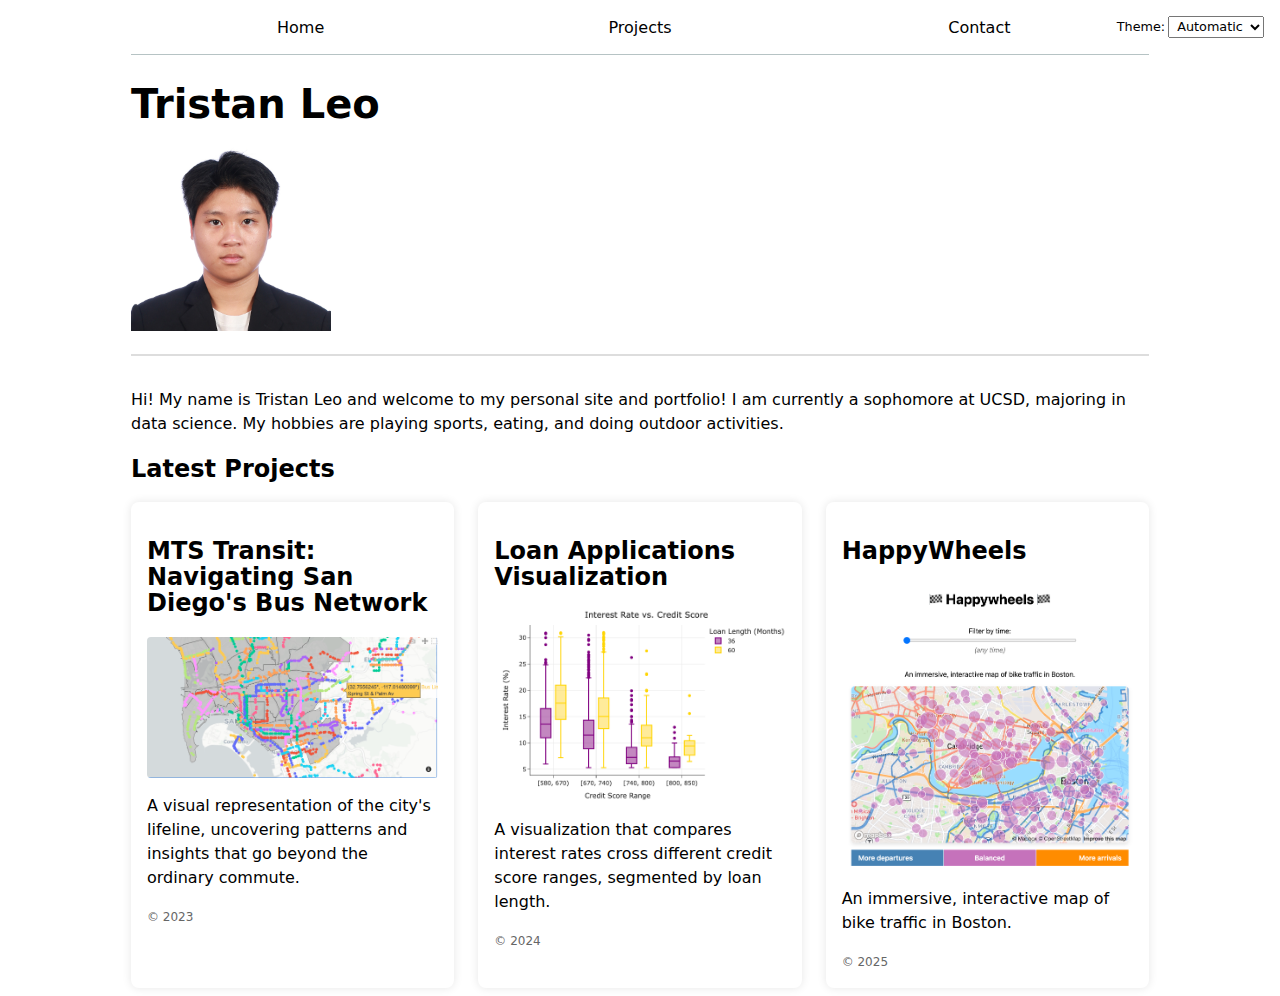
<file: index.html>
<!DOCTYPE html>
<html lang="en">
<head>
    <meta charset="UTF-8">
    <meta name="viewport" content="width=device-width, initial-scale=1.0">
    <title>Tristan Leo: Personal site and portfolio</title>
    <link rel="stylesheet" href="style.css"> <!-- Link to an external CSS file for styling -->
</head>
<body>
    <header>
        <!-- Navigation and theme toggle will be injected by global.js -->
        <h1>Tristan Leo</h1>
        <img src="images/Photo_TristanLeo.jpg" alt="Photo of Tristan Leo" style="width:200px;height:auto;">
    </header>
    <main>
        <p>Hi! My name is Tristan Leo and welcome to my personal site and portfolio! I am currently a sophomore at UCSD, majoring in data science. My hobbies are playing sports, eating, and doing outdoor activities.</p>
        <div id="profile-stats"></div>
        <h2>Latest Projects</h2>
        <div class="projects"></div>
    </main>
    <script src="index.js" type="module" defer></script>
    <script type="module" src="global.js"></script>
</body>
</html>
</file>
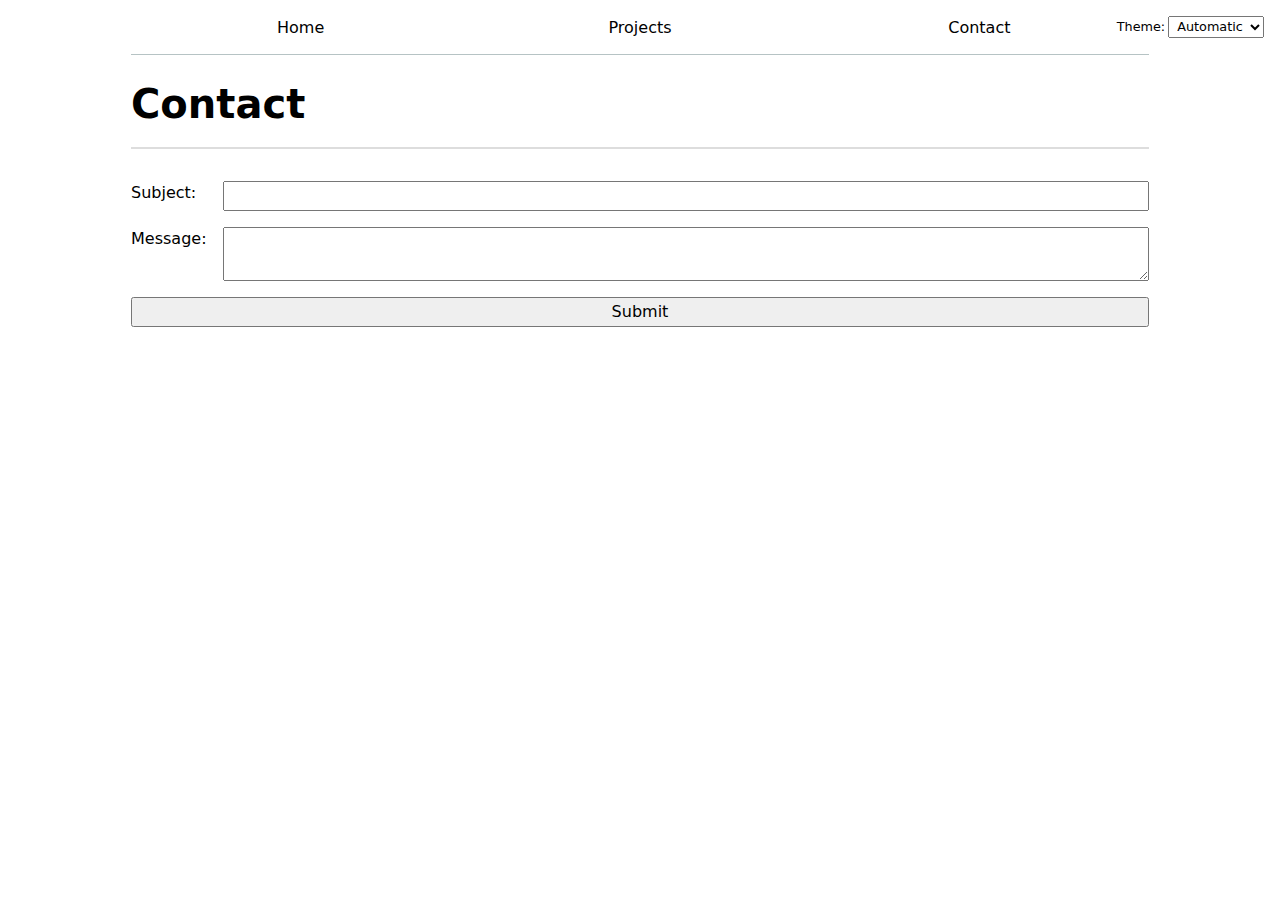
<file: contact/index.html>
<!DOCTYPE html>
<html lang="en">
<head>
    <meta charset="UTF-8">
    <meta name="viewport" content="width=device-width, initial-scale=1.0">
    <title>Contact</title>
    <link rel="stylesheet" href="../style.css">
</head>
<body>
    <header>
        <!-- Navigation and theme toggle will be injected by global.js -->
    <h1>Contact</h1>
    </header>
    <main>
    <form action="mailto:tleo@ucsd.edu">
        <label>
            Subject:
            <input name="subject">
        </label>
        <label>
            Message:
            <textarea name="body" required></textarea>
        </label>
        <button>Submit</button>
    </form>
    </main>
    <script type="module" src="../global.js"></script>
</body>
</html>
</file>
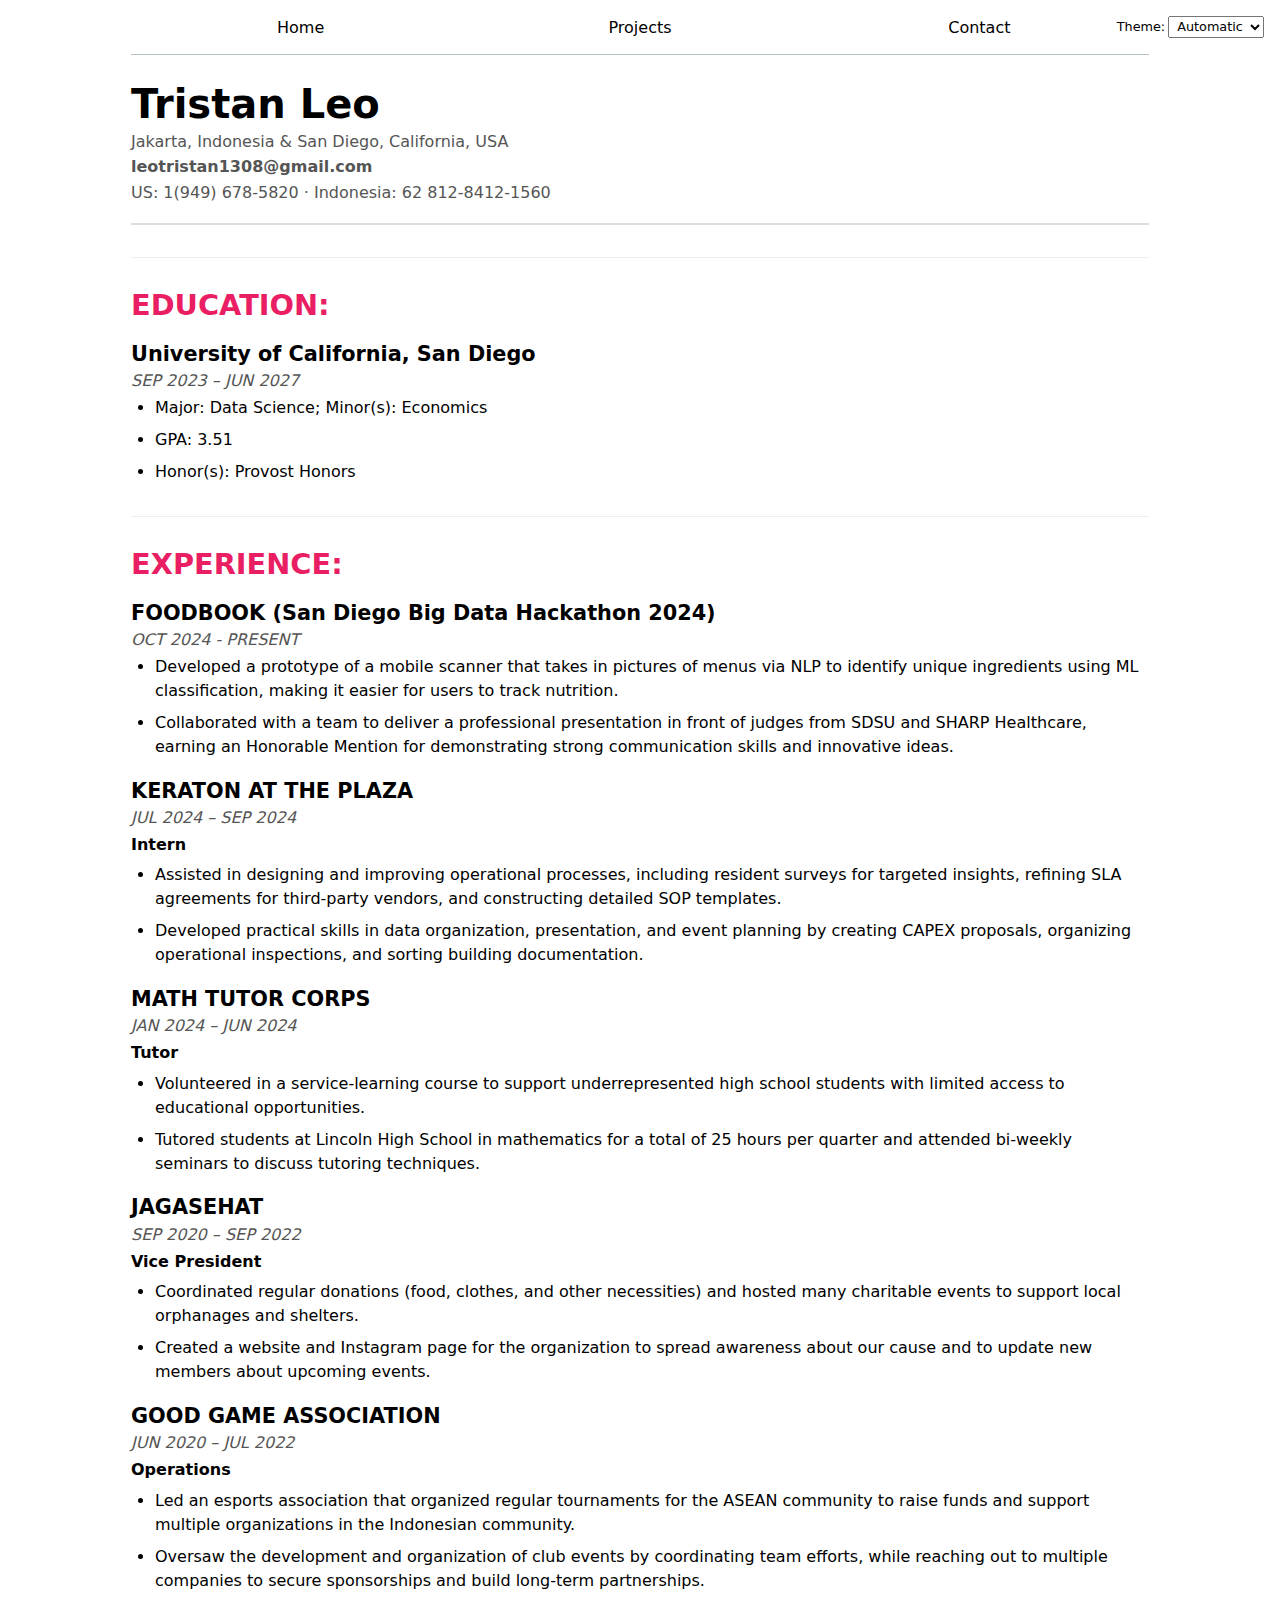
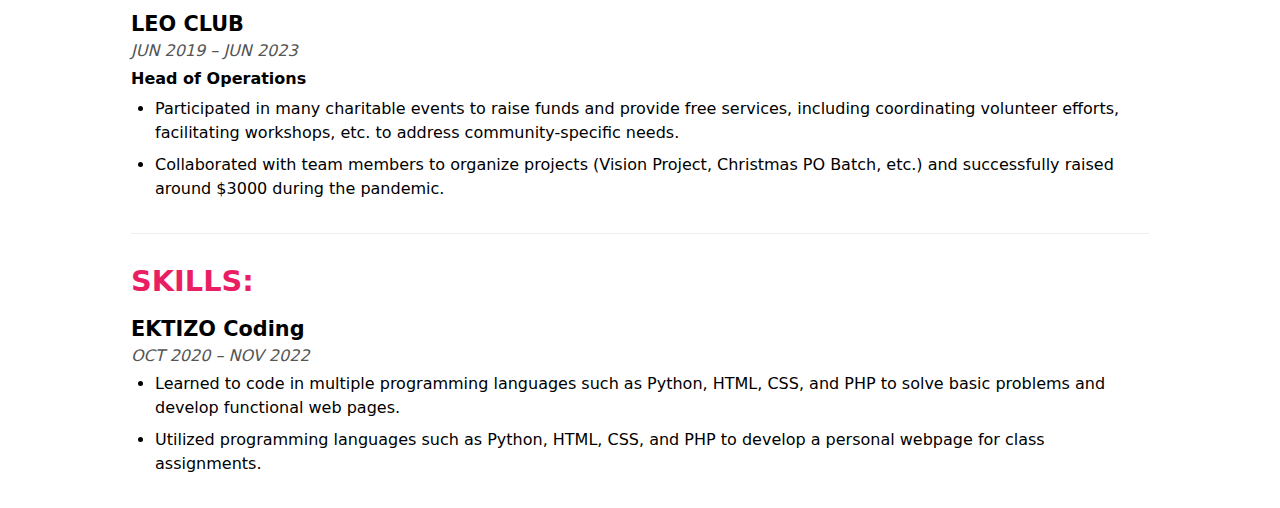
<file: resume/resume.html>
<!DOCTYPE html>
<html lang="en">
<head>
    <meta charset="UTF-8">
    <meta name="viewport" content="width=device-width, initial-scale=1.0">
    <title>Tristan Leo - Resume</title>
    <link rel="stylesheet" href="../style.css">
</head>
<body>
    <header>
        <!-- Navigation and theme toggle will be injected by global.js -->
        <h1>Tristan Leo</h1>
        <div class="contact-info">
            <p>Jakarta, Indonesia & San Diego, California, USA</p>
            <p><strong>leotristan1308@gmail.com</strong></p>
            <p>US: 1(949) 678-5820 · Indonesia: 62 812-8412-1560</p>
        </div>
    </header>
    <main>
        <hr />
        <section class="section">
            <h2>EDUCATION:</h2>
            <h3>University of California, San Diego</h3>
            <p><em>SEP 2023 – JUN 2027</em></p>
            <ul>
                <li>Major: Data Science; Minor(s): Economics</li>
                <li>GPA: 3.51</li>
                <li>Honor(s): Provost Honors</li>
            </ul>
        </section>
        <hr />
        <section class="section">
            <h2>EXPERIENCE:</h2>
            <h3>FOODBOOK (San Diego Big Data Hackathon 2024)</h3>
            <p><em>OCT 2024 - PRESENT</em></p>
            <ul>
                <li>Developed a prototype of a mobile scanner that takes in pictures of menus via NLP to identify unique ingredients using ML classification, making it easier for users to track nutrition.</li>
                <li>Collaborated with a team to deliver a professional presentation in front of judges from SDSU and SHARP Healthcare, earning an Honorable Mention for demonstrating strong communication skills and innovative ideas.</li>
            </ul>
            <h3>KERATON AT THE PLAZA</h3>
            <p><em>JUL 2024 – SEP 2024</em></p>
            <p><strong>Intern</strong></p>
            <ul>
                <li>Assisted in designing and improving operational processes, including resident surveys for targeted insights, refining SLA agreements for third-party vendors, and constructing detailed SOP templates.</li>
                <li>Developed practical skills in data organization, presentation, and event planning by creating CAPEX proposals, organizing operational inspections, and sorting building documentation.</li>
            </ul>
            <h3>MATH TUTOR CORPS</h3>
            <p><em>JAN 2024 – JUN 2024</em></p>
            <p><strong>Tutor</strong></p>
            <ul>
                <li>Volunteered in a service-learning course to support underrepresented high school students with limited access to educational opportunities.</li>
                <li>Tutored students at Lincoln High School in mathematics for a total of 25 hours per quarter and attended bi-weekly seminars to discuss tutoring techniques.</li>
            </ul>
            <h3>JAGASEHAT</h3>
            <p><em>SEP 2020 – SEP 2022</em></p>
            <p><strong>Vice President</strong></p>
            <ul>
                <li>Coordinated regular donations (food, clothes, and other necessities) and hosted many charitable events to support local orphanages and shelters.</li>
                <li>Created a website and Instagram page for the organization to spread awareness about our cause and to update new members about upcoming events.</li>
            </ul>
            <h3>GOOD GAME ASSOCIATION</h3>
            <p><em>JUN 2020 – JUL 2022</em></p>
            <p><strong>Operations</strong></p>
            <ul>
                <li>Led an esports association that organized regular tournaments for the ASEAN community to raise funds and support multiple organizations in the Indonesian community.</li>
                <li>Oversaw the development and organization of club events by coordinating team efforts, while reaching out to multiple companies to secure sponsorships and build long-term partnerships.</li>
            </ul>
            <h3>LEO CLUB</h3>
            <p><em>JUN 2019 – JUN 2023</em></p>
            <p><strong>Head of Operations</strong></p>
            <ul>
                <li>Participated in many charitable events to raise funds and provide free services, including coordinating volunteer efforts, facilitating workshops, etc. to address community-specific needs.</li>
                <li>Collaborated with team members to organize projects (Vision Project, Christmas PO Batch, etc.) and successfully raised around $3000 during the pandemic.</li>
            </ul>
        </section>
        <hr />
        <section class="section">
            <h2>SKILLS:</h2>
            <h3>EKTIZO Coding</h3>
            <p><em>OCT 2020 – NOV 2022</em></p>
            <ul>
                <li>Learned to code in multiple programming languages such as Python, HTML, CSS, and PHP to solve basic problems and develop functional web pages.</li>
                <li>Utilized programming languages such as Python, HTML, CSS, and PHP to develop a personal webpage for class assignments.</li>
            </ul>
        </section>
    </main>
    <script type="module" src="../global.js"></script>
</body>
</html>
</file>
<file: style.css>
html {
  color-scheme: light dark;
  background-color: Canvas;
  color: CanvasText;
}

:root{
  --color-accent: oklch(65% 30% 340);
}

html[color-scheme="light"] {
  color-scheme: light;
}

html[color-scheme="dark"] {
  color-scheme: dark;
}

html:not([color-scheme]) {
  color-scheme: light dark;
}

body {
    font: 100%/1.5 system-ui;

    max-width: 100ch;
    margin-inline: max(1em, (100% - 100ch) / 2);

    nav {
      display: flex;
      margin-bottom: auto;

      --border-color: oklch(50% 10% 200 / 40%);
      border-bottom: 1px solid var(--border-color);

      a {
        flex: 1;
        text-decoration: none;
        color: inherit;
        text-align: center;
        padding: 0.5em 0.5em 0.1em 0.5em;
        border-bottom: 0.4em solid transparent;
        transition: border-color 0.2s ease, background-color 0.2s ease;
      }

      .current {
        border-bottom-color: oklch(80% 3% 200);
      }

      a:hover {
        border-bottom-color: var(--color-accent);
        background-color: color-mix(in oklch, var(--color-accent), canvas 85%);
      }
    }

    body {
      position: relative;
    }
    
    .color-scheme {
      position: absolute;
      top: 1rem;
      right: 1rem; 
      font-size: 0.8em; 
      display: flex;
      align-items: center;
      gap: 0.25em;
    }
    
    .color-scheme select {
      font: inherit;
      padding: 0.1em 0.3em;
    }

    input, textarea, button, label {
      font: inherit;
  }

    form {
      display: grid;
      grid-template-columns: auto 1fr;
      gap: 1em;
    }
    
    label {
      display: grid;
      grid-template-columns: subgrid;
      grid-column: 1 / -1;
    }

    button {
      grid-column: 1 / -1;
      width: 100%;
    }

    .projects {
      display: grid;
      grid-template-columns: repeat(auto-fill, minmax(15em, 1fr));
      gap: 1em;
    }
    
    article {
      display: grid;
      grid-template-rows: subgrid;
      grid-row: span 3;
      gap: 1em;
    }
    
    article h2 {
      margin: 0;
    }
    
    h1 {
      font-size: 400%;
    }
    
    h1, h2, h3, h4, h5, h6 {
      line-height: 1.1;
      text-wrap: balance;
    }

    :root {
      --accent-color: #e91e63;
    }

    body {
      font-family: system-ui, sans-serif;
      line-height: 1.6;
      max-width: 100ch;
      margin-inline: auto;
      padding: 2rem;
    }


    header {
      border-bottom: 2px solid #ddd;
      margin-bottom: 2rem;
      padding-bottom: 1rem;
    }

    header h1 {
      font-size: 2.5rem;
      margin-bottom: 0.3rem;
    }

    .contact-info p {
      margin: 0.2rem 0;
      line-height: 1.4;
      color: #555;
    }

    nav a {
      text-decoration: none;
      color: inherit;
      padding: 0.5rem;
    }

    .section {
      margin-bottom: 2rem;
    }

    /* Section Headings*/
    .section h2 {
      color: #e91e63;
      font-size: 1.8rem;
      margin-bottom: 0.5rem;
      text-transform: uppercase;
    }

    /* Company Titles */
    .section h3 {
      font-size: 1.3rem;
      margin-bottom: 0.2rem;
      font-weight: bold;
    }

    .section h3 + p {
      margin-top: 0;
      margin-bottom: 0.2rem; 
      color: #555;
      font-size: 1rem;
      font-style: italic; 
    }

    .section h3 + p + p {
      margin-top: 0;
      margin-bottom: 0.4rem; 
      font-weight: bold;
      font-size: 1rem;
    }

    .section ul {
      padding-left: 1.5rem;
      margin: 0;
      margin-bottom: 1rem; 
    }

    .section li {
      margin-bottom: 0.5rem;
    }

    hr {
      border: none;
      border-top: 1px solid #eee;
      margin: 2rem 0;
    }
    /* projects card */
    .projects {
      display: grid;
      grid-template-columns: repeat(auto-fit, minmax(300px, 1fr));
      gap: 1.5rem;
    }
    
    .project-card {
      width: 100%;
      padding: 1rem;
      box-shadow: 0 0 10px rgba(0,0,0,0.1);
      border-radius: 8px;
      box-sizing: border-box;
    }
    
    .project-image {
      width: 100%;
      height: auto;
      display: block;
      margin: 0 auto 1rem;
      border-radius: 4px;
    }
    .project-meta {
      font-variant-numeric: oldstyle-nums;
      color: #666;
      margin-top: 0.5em;
      font-size: 0.9em;
    }

    #projects-plot {
      max-width: 20em;
      margin-block: 2em;
      overflow: visible;
    }

    .legend .swatch {
      display: inline-block;
      width: 1em;
      height: 1em;
      background-color: var(--color);
    }
    
    .legend-item {
      display: flex;
      align-items: center;
      gap: 0.5em;
    }

    .container {
      display: flex;
      align-items: center;
      gap: 1.5em;
      flex-wrap: wrap;
      justify-content: center;
    }
    /* legend for pie chart in Projects page */
    .legend {
      flex: 1;
      display: grid;
      grid-template-columns: repeat(auto-fill, minmax(9em, 1fr));
      gap: 0.75em;
      padding: 1em;
      margin-top: 1em;
      border: 1px solid #ccc;
    }

    &:has(path:hover) {
      path:not(:hover) {
        opacity: 0.5;
      }
      path {
        transition: 300ms;
      }
    }
    .selected {
      --color: oklch(60% 45% 0) !important;
    
      &:is(path) {
        fill: var(--color);
      }
      path { cursor: pointer; }

    }
    /* lab6 */
    .summary–title {
      margin: 0;
      font-size: 1.75rem;
      font-weight: 700;
    }
    /* Summary table in Meta page  */
    .stats {
      display: grid;
      grid-template-columns: repeat(auto-fit, minmax(100px, 1fr));
      grid-template-rows: auto auto;
      gap: 1.5rem 0;
      margin-top: 1rem;
      padding: 1rem;
      border-radius: 6px;
      box-shadow: 0 2px 4px rgba(0,0,0,0.05);
    }
    
    .stats dt {
      grid-row: 1;
      margin: 0;
      font-size: 0.75rem;
      color: #666;
      text-transform: uppercase;
      text-align: center;
      letter-spacing: 0.5px;
    }
   
    .stats dd {
      grid-row: 2;
      margin: 0;
      font-size: 1.5rem;
      font-weight: 600;
      text-align: center;
    }
    /* Grid line opacity for plot on Meta page */
    .tick line {
      stroke: lightgray;
      stroke-opacity: 0.5;
    }

    .tooltip {
      position: fixed;
      top: 1em;
      left: 1em;
      background: Canvas;
      border: 1px solid #ccc;
      padding: 1em;
      box-shadow: 2px 2px 6px rgba(0,0,0,0.1);
    }

    dl.info {
      display: grid;
      grid-template-columns: auto 1fr;
      gap: 0.25em 1em;
      font-size: 0.9em;
      margin: 1em;
      transition-duration: 500ms;
      transition-property: opacity, visibility;
    }

    /* Adjusting visibility of tooltip*/
    dl.info[hidden]:not(:hover, :focus-within) {
      opacity: 0;
      visibility: hidden;
    }

    circle {
      transition: 200ms;
      transform-origin: center;
      transform-box: fill-box;
      @starting-style {
        r: 0;
      }
    }
    
    circle:hover {
      transform: scale(1.5);
    }
    /* Styling the selection rectangle on Meta page */
    @keyframes marching-ants {
      to {
        stroke-dashoffset: -8; /* 5 + 3 */
      }
    }
    
    .selection {
      fill-opacity: 0.1;
      stroke: black;
      stroke-opacity: 0.7;
      stroke-dasharray: 5 3;
      animation: marching-ants 2s linear infinite;
    }

    circle.selected {
      fill: #ff6b6b;
    }
  }
  #files {
    display: grid;
    grid-template-columns: max-content 1fr;
    column-gap: 1rem;
    row-gap: 1.5rem;
    align-items: start;
  }

  #files dt small {
    display: block;
    margin-top: 0.2em;
    font-size: 0.8em;
    color: #666;
    font-weight: normal;
    line-height: 1.2;
  }

  #files > div {
    grid-column: 1 / -1;
    display: grid;
    grid-template-columns: subgrid;
  }

  #files dt > small {
    display: block;
    margin-top: 0.2em;
    font-size: 0.8em;
    color: #666;
    font-style: normal;
  }
  

  #files dd {
    grid-column: 2;
    display: flex;
    flex-wrap: wrap;
    align-items: start;
    align-content: start;
    gap: 0.15em;
    padding-top: 0.6em;
    margin-left: 0;
  }

  .loc {
    display: flex;
    width: 0.5em;
    aspect-ratio: 1;
    background: var(--color);
    border-radius: 50%;
  }

  #scrolly-1 {
    position: relative;
    display: flex;
    gap: 1rem;
  }
  #scrolly-1 > * {
    flex: 1;
  }
  
  #scatter-story {
    position: relative;
  }
  
  #scatter-plot {
    position: sticky;
    top: 0;
    left: 0;
    bottom: auto;
    height: 50vh;
  }
  .step {
    padding-bottom: 2em;
  }
</file>
